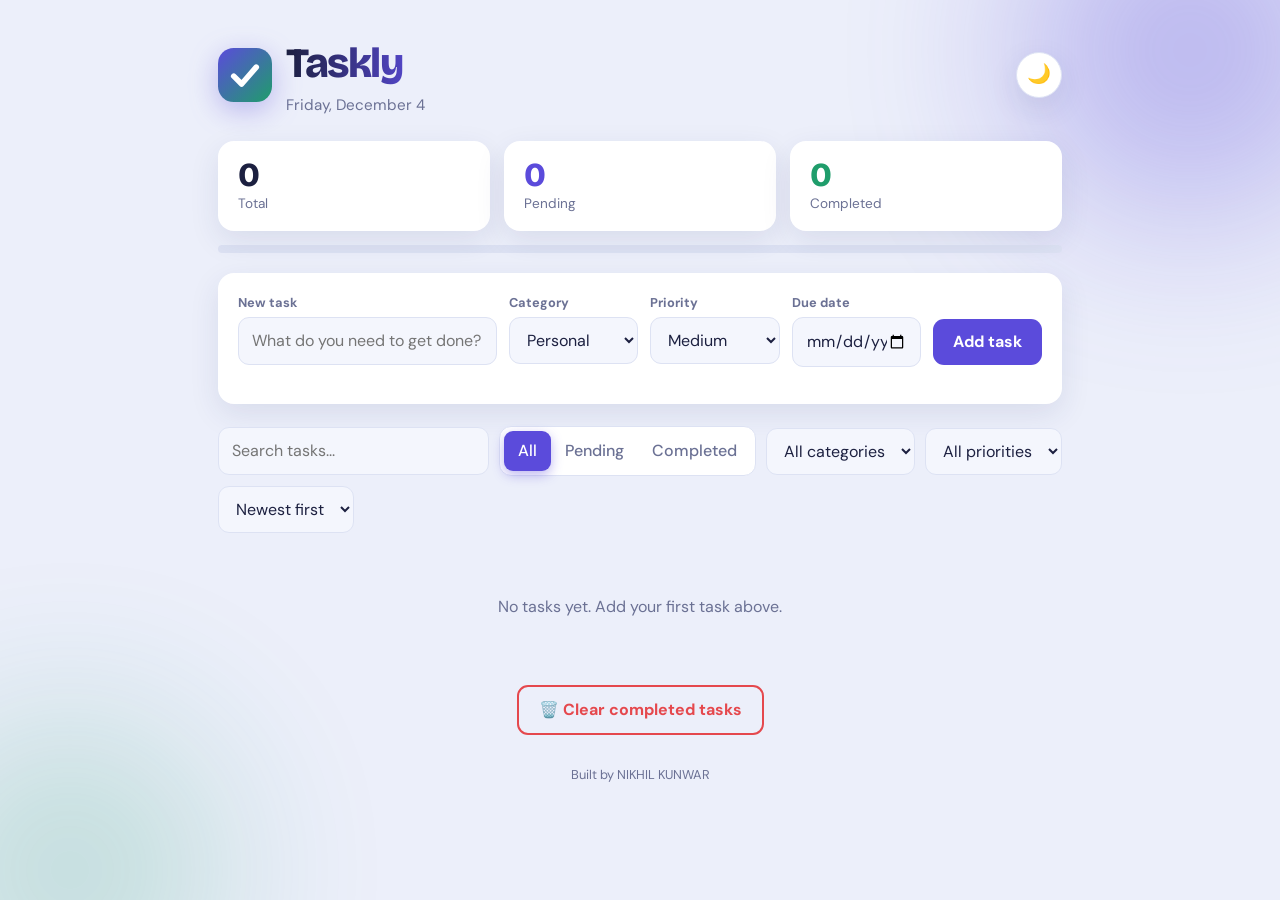
<file: task-2(taskly )/todo.html>
<!DOCTYPE html>

<html lang="en">

<head>
    <meta charset="UTF-8">
    <meta name="viewport" content="width=device-width, initial-scale=1.0">
    <title>Taskly - To-Do List</title>
    <link rel="preconnect" href="https://fonts.googleapis.com">
    <link
        href="https://fonts.googleapis.com/css2?family=Bricolage+Grotesque:wght@500;700;800&family=DM+Sans:wght@400;500;700&display=swap"
        rel="stylesheet">

    <!-- Browser-tab icon (same logo, embedded so no extra file is needed) -->
    <link rel="icon"
        href="data:image/svg+xml,%3Csvg xmlns='http://www.w3.org/2000/svg' viewBox='0 0 48 48'%3E%3Crect width='48' height='48' rx='14' fill='%235b4bdb'/%3E%3Cpath d='M14 25L21 32L34 17' fill='none' stroke='white' stroke-width='5' stroke-linecap='round' stroke-linejoin='round'/%3E%3C/svg%3E">

    <link rel="stylesheet" href="style.css">
</head>

<body>
    <div class="app">

        <!-- ===== HEADER: title + dark mode switch ===== -->
        <header class="header">
            <div class="brand">
                <!-- LOGO: a rounded square with a check mark (inline SVG, no image file needed).
             To use your own logo instead, replace this <svg> with: <img class="logo" src="logo.png" alt="Taskly logo"> -->
                <svg class="logo" width="54" height="54" viewBox="0 0 48 48" role="img" aria-label="Taskly logo">
                    <defs>
                        <linearGradient id="logoGrad" x1="0" y1="0" x2="1" y2="1">
                            <stop offset="0" style="stop-color: var(--accent)" />
                            <stop offset="1" style="stop-color: var(--good)" />
                        </linearGradient>
                    </defs>
                    <rect width="48" height="48" rx="14" fill="url(#logoGrad)" />
                    <path class="logo-check" d="M14 25 L21 32 L34 17" fill="none" stroke="#fff" stroke-width="5"
                        stroke-linecap="round" stroke-linejoin="round" />
                </svg>
                <div>
                    <h1>Taskly</h1>
                    <p class="subtitle" id="todayLabel"></p>
                </div>
            </div>
            <button class="icon-btn" id="themeToggle" aria-label="Switch between light and dark mode">
                <span id="themeIcon">🌙</span>
            </button>
        </header>

        <!-- ===== STATISTICS: total, pending, completed + progress bar ===== -->
        <section class="stats" aria-label="Task statistics">
            <div class="stat"><span class="stat-num" id="statTotal">0</span><span class="stat-label">Total</span></div>
            <div class="stat"><span class="stat-num" id="statPending">0</span><span class="stat-label">Pending</span>
            </div>
            <div class="stat"><span class="stat-num" id="statDone">0</span><span class="stat-label">Completed</span>
            </div>
            <div class="progress" aria-hidden="true">
                <div class="progress-bar" id="progressBar"></div>
            </div>
        </section>

        <!-- ===== ADD TASK FORM ===== -->
        <form class="card add-form" id="addForm" novalidate>
            <div class="field grow">
                <label for="taskTitle">New task</label>
                <input type="text" id="taskTitle" placeholder="What do you need to get done?" maxlength="80"
                    autocomplete="off">
                <small class="error" id="titleError"></small>
            </div>

            <div class="field">
                <label for="taskCategory">Category</label>
                <select id="taskCategory">
                    <option value="Personal">Personal</option>
                    <option value="Work">Work</option>
                    <option value="Study">Study</option>
                    <option value="Health">Health</option>
                    <option value="Shopping">Shopping</option>
                    <option value="travelling">Travel</option>
                </select>
            </div>

            <div class="field">
                <label for="taskPriority">Priority</label>
                <select id="taskPriority">
                    <option value="low">Low</option>
                    <option value="medium" selected>Medium</option>
                    <option value="high">High</option>
                    <option value="urgent">Urgent</option>
                </select>
            </div>

            <div class="field">
                <label for="taskDue">Due date</label>
                <input type="date" id="taskDue">
                <small class="error" id="dueError"></small>
            </div>

            <button type="submit" class="btn primary">Add task</button>
        </form>

        <!-- ===== SEARCH + FILTERS + SORT ===== -->
        <section class="toolbar" aria-label="Search and filter tasks">
            <input type="search" id="searchInput" placeholder="Search tasks..." aria-label="Search tasks">

            <div class="chips" id="statusFilter" role="group" aria-label="Filter by status">
                <button class="chip active" data-status="all">All</button>
                <button class="chip" data-status="pending">Pending</button>
                <button class="chip" data-status="completed">Completed</button>
            </div>

            <select id="categoryFilter" aria-label="Filter by category">
                <option value="all">All categories</option>
                <option value="Personal">Personal</option>
                <option value="Work">Work</option>
                <option value="Study">Study</option>
                <option value="Health">Health</option>
                <option value="Shopping">Shopping</option>
            </select>

            <select id="priorityFilter" aria-label="Filter by priority">
                <option value="all">All priorities</option>
                <option value="high">High</option>
                <option value="medium">Medium</option>
                <option value="low">Low</option>
            </select>

            <select id="sortSelect" aria-label="Sort tasks">
                <option value="newest">Newest first</option>
                <option value="due">Due date</option>
                <option value="priority">Priority</option>
            </select>
        </section>

        <!-- ===== TASK LIST (filled by script.js) ===== -->
        <ul class="task-list" id="taskList"></ul>
        <div class="empty" id="emptyState" hidden></div>

        <!-- Removes every completed task (disabled when there are none) -->
        <button class="btn danger" id="clearDone" type="button">🗑️ Clear completed tasks</button>

        <!-- ADD YOUR OWN DETAILS HERE (name, course, date, etc.) -->
        <footer class="footer">Built by NIKHIL KUNWAR </footer>
    </div>

    <!-- ===== EDIT DIALOG ===== -->
    <dialog id="editDialog">
        <form id="editForm" novalidate>
            <h2>Edit task</h2>

            <div class="field">
                <label for="editTitle">Task</label>
                <input type="text" id="editTitle" maxlength="80" autocomplete="off">
                <small class="error" id="editTitleError"></small>
            </div>

            <div class="row">
                <div class="field">
                    <label for="editCategory">Category</label>
                    <select id="editCategory">
                        <option value="Personal">Personal</option>
                        <option value="Work">Work</option>
                        <option value="Study">Study</option>
                        <option value="Health">Health</option>
                        <option value="Shopping">Shopping</option>
                    </select>
                </div>
                <div class="field">
                    <label for="editPriority">Priority</label>
                    <select id="editPriority">
                        <option value="low">Low</option>
                        <option value="medium">Medium</option>
                        <option value="high">High</option>
                    </select>
                </div>
            </div>

            <div class="field">
                <label for="editDue">Due date</label>
                <input type="date" id="editDue">
            </div>

            <div class="dialog-actions">
                <button type="button" class="btn ghost" id="cancelEdit">Cancel</button>
                <button type="submit" class="btn primary">Save changes</button>
            </div>
        </form>
    </dialog>

    <script src="script.js"></script>
</body>

</html>
</file>
<file: task-2(taskly )/style.css>
/* ==========================================================
   TASK MANAGER - style.css
   Sections: 1 Variables | 2 Base | 3 Layout | 4 Form
             5 Toolbar | 6 Task list | 7 Dialog | 8 Responsive
   Dark mode works by changing the variables in section 1.
   TIP: change --accent to re-colour the whole app.
   ========================================================== */

/* ---------- 1. VARIABLES (light theme is default) ---------- */
:root {
    --bg: #eceffa;
    --surface: #ffffff;
    --surface-2: #f4f6fd;
    --text: #1c2040;
    --muted: #6b7194;
    --border: #dde2f3;
    --accent: #5b4bdb;
    --accent-soft: #e8e5ff;
    --good: #1f9d6b;
    --high: #e5484d;
    --medium: #e8912d;
    --low: #3b8ed9;
    --shadow: 0 10px 30px rgba(40, 45, 110, 0.10);
    --radius: 16px;
    --font-head: "Bricolage Grotesque", "Segoe UI", system-ui, sans-serif;
    --font-body: "DM Sans", "Segoe UI", system-ui, sans-serif;
}

/* Dark theme: applied when <html data-theme="dark"> is set by script.js */
[data-theme="dark"] {
    --bg: #11121f;
    --surface: #1a1c2e;
    --surface-2: #222540;
    --text: #eceefc;
    --muted: #9a9fc4;
    --border: #2d3052;
    --accent: #8b7dff;
    --accent-soft: #2b2760;
    --good: #3ecf93;
    --shadow: 0 10px 30px rgba(0, 0, 0, 0.45);
}

/* ---------- 2. BASE ---------- */
* {
    box-sizing: border-box;
    margin: 0;
    padding: 0;
}

body {
    font-family: var(--font-body);
    background: var(--bg);
    color: var(--text);
    min-height: 100vh;
    line-height: 1.5;
    transition: background 0.3s, color 0.3s;
}

button,
input,
select {
    font: inherit;
    color: inherit;
}

button {
    cursor: pointer;
}

/* Visible keyboard focus for accessibility */
:focus-visible {
    outline: 3px solid var(--accent);
    outline-offset: 2px;
}

/* ---------- 3. LAYOUT ---------- */
.app {
    max-width: 880px;
    margin: 0 auto;
    padding: 32px 18px 48px;
}

.header {
    display: flex;
    justify-content: space-between;
    align-items: center;
    margin-bottom: 24px;
}

/* Logo + app name sit side by side */
.brand {
    display: flex;
    align-items: center;
    gap: 14px;
}

.logo {
    width: 54px;
    height: 54px;
    flex-shrink: 0;
    filter: drop-shadow(0 8px 14px rgba(91, 75, 219, 0.35));
}

.header h1 {
    font-family: var(--font-head);
    font-size: 2.6rem;
    font-weight: 800;
    letter-spacing: -1.5px;
}

.subtitle {
    color: var(--muted);
    font-size: 0.95rem;
}

.icon-btn {
    width: 46px;
    height: 46px;
    border-radius: 50%;
    border: 1px solid var(--border);
    background: var(--surface);
    font-size: 1.2rem;
    box-shadow: var(--shadow);
    transition: transform 0.2s;
}

.icon-btn:hover {
    transform: rotate(18deg) scale(1.06);
}

/* Statistics */
.stats {
    display: grid;
    grid-template-columns: repeat(3, 1fr);
    gap: 14px;
    margin-bottom: 20px;
}

.stat {
    background: var(--surface);
    border-radius: var(--radius);
    padding: 16px 20px;
    box-shadow: var(--shadow);
    display: flex;
    flex-direction: column;
}

.stat-num {
    font-family: var(--font-head);
    font-size: 2.1rem;
    font-weight: 800;
    line-height: 1.1;
}

.stat-label {
    color: var(--muted);
    font-size: 0.85rem;
}

/* Give the "completed" number the success colour */
.stat:nth-child(3) .stat-num {
    color: var(--good);
}

.stat:nth-child(2) .stat-num {
    color: var(--accent);
}

.progress {
    grid-column: 1 / -1;
    height: 8px;
    background: var(--border);
    border-radius: 99px;
    overflow: hidden;
}

.progress-bar {
    height: 100%;
    width: 0;
    background: linear-gradient(90deg, var(--accent), var(--good));
    border-radius: 99px;
    transition: width 0.4s ease;
}

/* ---------- 4. FORM ---------- */
.card {
    background: var(--surface);
    border-radius: var(--radius);
    box-shadow: var(--shadow);
}

.add-form {
    display: grid;
    grid-template-columns: 2fr 1fr 1fr 1fr auto;
    gap: 12px;
    align-items: start;
    padding: 20px;
    margin-bottom: 22px;
}

.field {
    display: flex;
    flex-direction: column;
    gap: 5px;
    min-width: 0;
}

.field label {
    font-size: 0.8rem;
    font-weight: 700;
    color: var(--muted);
}

input[type="text"],
input[type="date"],
input[type="search"],
select {
    width: 100%;
    padding: 11px 13px;
    background: var(--surface-2);
    border: 1.5px solid var(--border);
    border-radius: 11px;
    transition: border-color 0.2s, box-shadow 0.2s;
}

input:focus,
select:focus {
    outline: none;
    border-color: var(--accent);
    box-shadow: 0 0 0 4px var(--accent-soft);
}

input.invalid {
    border-color: var(--high);
}

.error {
    color: var(--high);
    font-size: 0.78rem;
    min-height: 1em;
}

.btn {
    padding: 11px 20px;
    border-radius: 11px;
    border: none;
    font-weight: 700;
    transition: transform 0.15s, opacity 0.2s;
}

.btn:active {
    transform: scale(0.97);
}

.btn.primary {
    background: var(--accent);
    color: #fff;
    align-self: end;
    margin-bottom: 1.2em;
}

.btn.primary:hover {
    opacity: 0.9;
}

.btn.ghost {
    background: var(--surface-2);
    border: 1px solid var(--border);
}

/* ---------- 5. TOOLBAR (search + filters) ---------- */
.toolbar {
    display: flex;
    flex-wrap: wrap;
    gap: 10px;
    align-items: center;
    margin-bottom: 18px;
}

.toolbar input[type="search"] {
    flex: 1 1 200px;
    width: auto;
}

.toolbar select {
    width: auto;
    flex: 0 1 auto;
}

.chips {
    display: flex;
    background: var(--surface);
    border-radius: 12px;
    padding: 4px;
    border: 1px solid var(--border);
}

.chip {
    border: none;
    background: transparent;
    padding: 8px 14px;
    border-radius: 9px;
    font-weight: 500;
    color: var(--muted);
}

.chip.active {
    background: var(--accent);
    color: #fff;
}

/* ---------- 6. TASK LIST ---------- */
.task-list {
    list-style: none;
    display: flex;
    flex-direction: column;
    gap: 10px;
}

.task {
    display: flex;
    align-items: center;
    gap: 14px;
    background: var(--surface);
    padding: 14px 16px;
    border-radius: var(--radius);
    box-shadow: var(--shadow);
    border-left: 5px solid var(--low);
    /* colour = priority */
}

.task.p-high {
    border-left-color: var(--high);
}

.task.p-medium {
    border-left-color: var(--medium);
}

.task.p-low {
    border-left-color: var(--low);
}

.task input[type="checkbox"] {
    width: 22px;
    height: 22px;
    accent-color: var(--good);
    flex-shrink: 0;
    cursor: pointer;
}

.task-body {
    flex: 1;
    min-width: 0;
}

.task-title {
    font-weight: 700;
    word-break: break-word;
}

.task.done .task-title {
    text-decoration: line-through;
    color: var(--muted);
}

.task.done {
    opacity: 0.7;
}

.meta {
    display: flex;
    flex-wrap: wrap;
    gap: 8px;
    margin-top: 5px;
    font-size: 0.78rem;
    color: var(--muted);
}

.tag {
    background: var(--accent-soft);
    color: var(--accent);
    padding: 2px 10px;
    border-radius: 99px;
    font-weight: 700;
}

.due.overdue {
    color: var(--high);
    font-weight: 700;
}

.actions {
    display: flex;
    gap: 6px;
}

.actions button {
    background: var(--surface-2);
    border: 1px solid var(--border);
    width: 36px;
    height: 36px;
    border-radius: 10px;
}

.actions button:hover {
    border-color: var(--accent);
}

.actions .del:hover {
    border-color: var(--high);
}

.empty {
    text-align: center;
    color: var(--muted);
    padding: 44px 16px;
}

/* "Clear completed tasks" button */
.btn.danger {
    display: block;
    margin: 22px auto 0;
    background: transparent;
    color: var(--high);
    border: 2px solid var(--high);
}

.btn.danger:hover:not(:disabled) {
    background: var(--high);
    color: #fff;
}

.btn.danger:disabled {
    opacity: 0.4;
    cursor: not-allowed;
}

.footer {
    text-align: center;
    color: var(--muted);
    font-size: 0.8rem;
    margin-top: 30px;
}

/* ---------- 7. EDIT DIALOG ---------- */
dialog {
    margin: auto;
    border: none;
    border-radius: var(--radius);
    padding: 26px;
    width: min(440px, 92vw);
    background: var(--surface);
    color: var(--text);
    box-shadow: var(--shadow);
}

dialog::backdrop {
    background: rgba(10, 12, 30, 0.55);
}

dialog h2 {
    font-family: var(--font-head);
    margin-bottom: 16px;
}

dialog .field {
    margin-bottom: 14px;
}

.row {
    display: grid;
    grid-template-columns: 1fr 1fr;
    gap: 12px;
}

.dialog-actions {
    display: flex;
    justify-content: flex-end;
    gap: 10px;
    margin-top: 6px;
}

dialog .btn.primary {
    margin-bottom: 0;
}

/* ---------- 8. RESPONSIVE ---------- */
@media (max-width: 760px) {
    .add-form {
        grid-template-columns: 1fr 1fr;
    }

    .add-form .field.grow {
        grid-column: 1 / -1;
    }

    .add-form .btn {
        grid-column: 1 / -1;
        margin-bottom: 0;
    }
}

@media (max-width: 480px) {
    .header h1 {
        font-size: 2rem;
    }

    .logo {
        width: 44px;
        height: 44px;
    }

    .stat {
        padding: 12px;
    }

    .stat-num {
        font-size: 1.6rem;
    }

    .toolbar select,
    .chips {
        flex: 1 1 100%;
        width: 100%;
    }

    .chip {
        flex: 1;
    }
}

/* Respect users who prefer less motion */
@media (prefers-reduced-motion: reduce) {
    * {
        transition: none !important;
    }
}


/* ==========================================================
   EXTRA HOVER & INTERACTIVE EFFECTS
   To turn all effects off, delete everything from this comment
   to the end of the file.
   Sections: 1 Page | 2 Header & stats | 3 Form | 4 Buttons
             5 Filters | 6 Task cards | 7 Dialog | 8 Reduced motion
   ========================================================== */

/* ---------- 1. PAGE ---------- */
html {
    scroll-behavior: smooth;
}

/* Coloured text selection */
::selection {
    background: var(--accent);
    color: #fff;
}

/* Slim custom scrollbar */
::-webkit-scrollbar {
    width: 10px;
}

::-webkit-scrollbar-track {
    background: var(--bg);
}

::-webkit-scrollbar-thumb {
    background: var(--border);
    border-radius: 99px;
}

::-webkit-scrollbar-thumb:hover {
    background: var(--accent);
}

/* Soft glowing blobs behind the app (purely decorative) */
body::before,
body::after {
    content: "";
    position: fixed;
    z-index: -1;
    border-radius: 50%;
    filter: blur(90px);
    opacity: 0.35;
    pointer-events: none;
}

body::before {
    width: 340px;
    height: 340px;
    background: var(--accent);
    top: -120px;
    right: -80px;
}

body::after {
    width: 300px;
    height: 300px;
    background: var(--good);
    bottom: -120px;
    left: -80px;
    opacity: 0.22;
}

/* ---------- 2. HEADER & STATS ---------- */
/* Title gets a gradient fill */
.header h1 {
    background: linear-gradient(90deg, var(--text), var(--accent));
    -webkit-background-clip: text;
    background-clip: text;
    color: transparent;
    transition: letter-spacing 0.3s;
}

.header h1:hover {
    letter-spacing: 0;
}

/* Logo tilts on hover and the check mark draws itself again */
.logo {
    transition: transform 0.3s;
    cursor: pointer;
}

.logo:hover {
    transform: rotate(-8deg) scale(1.1);
}

.logo-check {
    stroke-dasharray: 40;
    stroke-dashoffset: 0;
}

.logo:hover .logo-check {
    animation: drawCheck 0.5s ease;
}

@keyframes drawCheck {
    from {
        stroke-dashoffset: 40;
    }

    to {
        stroke-dashoffset: 0;
    }
}

/* Theme button spins when clicked */
.icon-btn:active {
    transform: rotate(360deg) scale(0.9);
    transition: transform 0.4s;
}

/* Stat cards lift and show an accent bar on hover */
.stat {
    position: relative;
    overflow: hidden;
    transition: transform 0.25s, box-shadow 0.25s;
}

.stat::after {
    content: "";
    position: absolute;
    left: 0;
    bottom: 0;
    height: 4px;
    width: 100%;
    background: var(--accent);
    transform: scaleX(0);
    transform-origin: left;
    transition: transform 0.35s;
}

.stat:hover {
    transform: translateY(-5px);
    box-shadow: 0 16px 36px rgba(60, 50, 160, 0.22);
}

.stat:hover::after {
    transform: scaleX(1);
}

.stat:nth-child(3)::after {
    background: var(--good);
}

/* Moving shine across the progress bar */
.progress-bar {
    background-size: 200% 100%;
    animation: shimmer 2.5s linear infinite;
}

@keyframes shimmer {
    from {
        background-position: 200% 0;
    }

    to {
        background-position: -200% 0;
    }
}

/* ---------- 3. FORM ---------- */
.add-form {
    transition: box-shadow 0.3s, transform 0.3s;
}

.add-form:focus-within {
    transform: translateY(-3px);
    box-shadow: 0 18px 40px rgba(60, 50, 160, 0.20);
}

/* Label turns accent-coloured while its field is focused */
.field:focus-within label {
    color: var(--accent);
}

.field label {
    transition: color 0.2s;
}

input:hover,
select:hover {
    border-color: var(--accent);
}

select {
    cursor: pointer;
}

/* Error message shakes once when it appears */
.error:not(:empty) {
    animation: shake 0.35s;
}

@keyframes shake {
    25% {
        transform: translateX(-5px);
    }

    50% {
        transform: translateX(5px);
    }

    75% {
        transform: translateX(-3px);
    }
}

/* ---------- 4. BUTTONS ---------- */
.btn {
    position: relative;
    overflow: hidden;
}

.btn.primary:hover {
    opacity: 1;
    transform: translateY(-2px);
    box-shadow: 0 8px 20px rgba(91, 75, 219, 0.45);
}

/* Light sweep across the primary button */
.btn.primary::before {
    content: "";
    position: absolute;
    top: 0;
    left: -80%;
    width: 50%;
    height: 100%;
    background: linear-gradient(120deg, transparent, rgba(255, 255, 255, 0.45), transparent);
    transform: skewX(-20deg);
    transition: left 0.6s;
}

.btn.primary:hover::before {
    left: 130%;
}

.btn.ghost:hover {
    border-color: var(--accent);
    color: var(--accent);
}

/* "Clear completed tasks" button: lifts with a red glow on hover */
.btn.danger {
    transition: background 0.25s, color 0.25s, transform 0.2s, box-shadow 0.25s;
}

.btn.danger:hover:not(:disabled) {
    transform: translateY(-2px);
    box-shadow: 0 8px 20px rgba(229, 72, 77, 0.4);
}

/* ---------- 5. FILTERS ---------- */
.chip {
    transition: background 0.25s, color 0.25s, transform 0.2s;
}

.chip:hover:not(.active) {
    background: var(--accent-soft);
    color: var(--accent);
    transform: translateY(-2px);
}

.chip.active {
    box-shadow: 0 4px 12px rgba(91, 75, 219, 0.4);
}

.toolbar input[type="search"]:focus {
    transform: scale(1.015);
}

.toolbar input[type="search"] {
    transition: transform 0.25s, border-color 0.2s, box-shadow 0.2s;
}

/* ---------- 6. TASK CARDS ---------- */
.task {
    transition: transform 0.25s, box-shadow 0.25s, opacity 0.3s, border-left-width 0.2s;
}

.task:hover {
    transform: translateX(6px) translateY(-2px);
    box-shadow: 0 14px 32px rgba(60, 50, 160, 0.20);
    border-left-width: 9px;
}

.task.done:hover {
    opacity: 1;
}

/* Checkbox pops when ticked */
.task input[type="checkbox"] {
    transition: transform 0.2s;
}

.task input[type="checkbox"]:hover {
    transform: scale(1.2);
}

.task input[type="checkbox"]:checked {
    animation: pop 0.3s;
}

@keyframes pop {
    50% {
        transform: scale(1.45);
    }
}

/* Title colour change on hover */
.task-title {
    transition: color 0.2s;
}

.task:not(.done):hover .task-title {
    color: var(--accent);
}

/* Category tag grows slightly */
.tag {
    transition: transform 0.2s, background 0.2s, color 0.2s;
    display: inline-block;
}

.tag:hover {
    transform: scale(1.08);
    background: var(--accent);
    color: #fff;
}

/* Action buttons: hidden-ish until the card is hovered (always visible on touch screens) */
.actions button {
    transition: transform 0.2s, background 0.2s, border-color 0.2s;
}

@media (hover: hover) {
    .actions {
        opacity: 0.35;
        transition: opacity 0.25s;
    }

    .task:hover .actions,
    .actions:focus-within {
        opacity: 1;
    }
}

.actions button:hover {
    transform: scale(1.15) rotate(-8deg);
    background: var(--accent-soft);
}

.actions .del:hover {
    background: rgba(229, 72, 77, 0.15);
    transform: scale(1.15) rotate(8deg);
}

.actions button:active {
    transform: scale(0.9);
}

/* Empty message gently floats */
.empty {
    animation: float 3s ease-in-out infinite;
}

@keyframes float {
    50% {
        transform: translateY(-6px);
    }
}

/* ---------- 7. DIALOG ---------- */
dialog[open] {
    animation: dialogIn 0.3s ease;
}

dialog[open]::backdrop {
    animation: fadeIn 0.3s ease;
    backdrop-filter: blur(4px);
}

@keyframes dialogIn {
    from {
        opacity: 0;
        transform: translateY(20px) scale(0.95);
    }
}

@keyframes fadeIn {
    from {
        opacity: 0;
    }
}

/* ---------- 8. REDUCED MOTION ---------- */
@media (prefers-reduced-motion: reduce) {

    *,
    *::before,
    *::after {
        animation: none !important;
        transition: none !important;
    }
}
</file>
